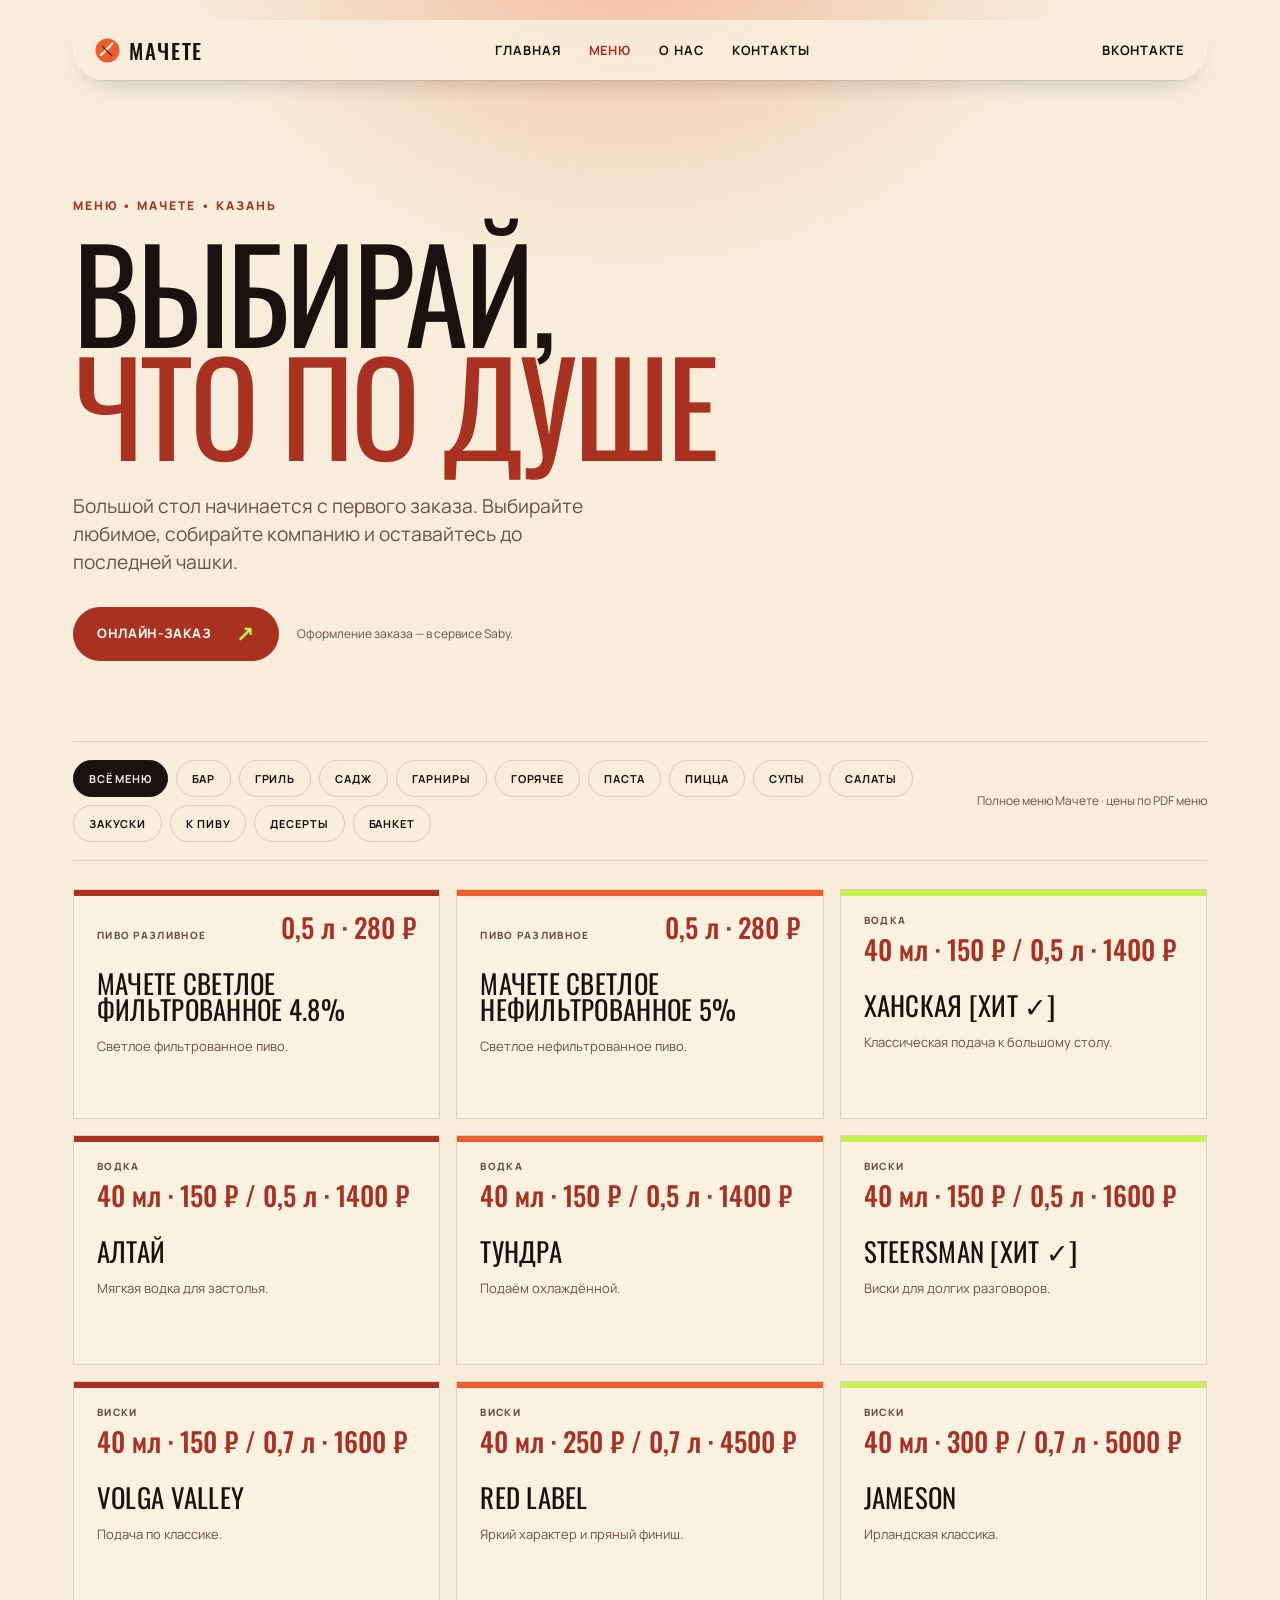
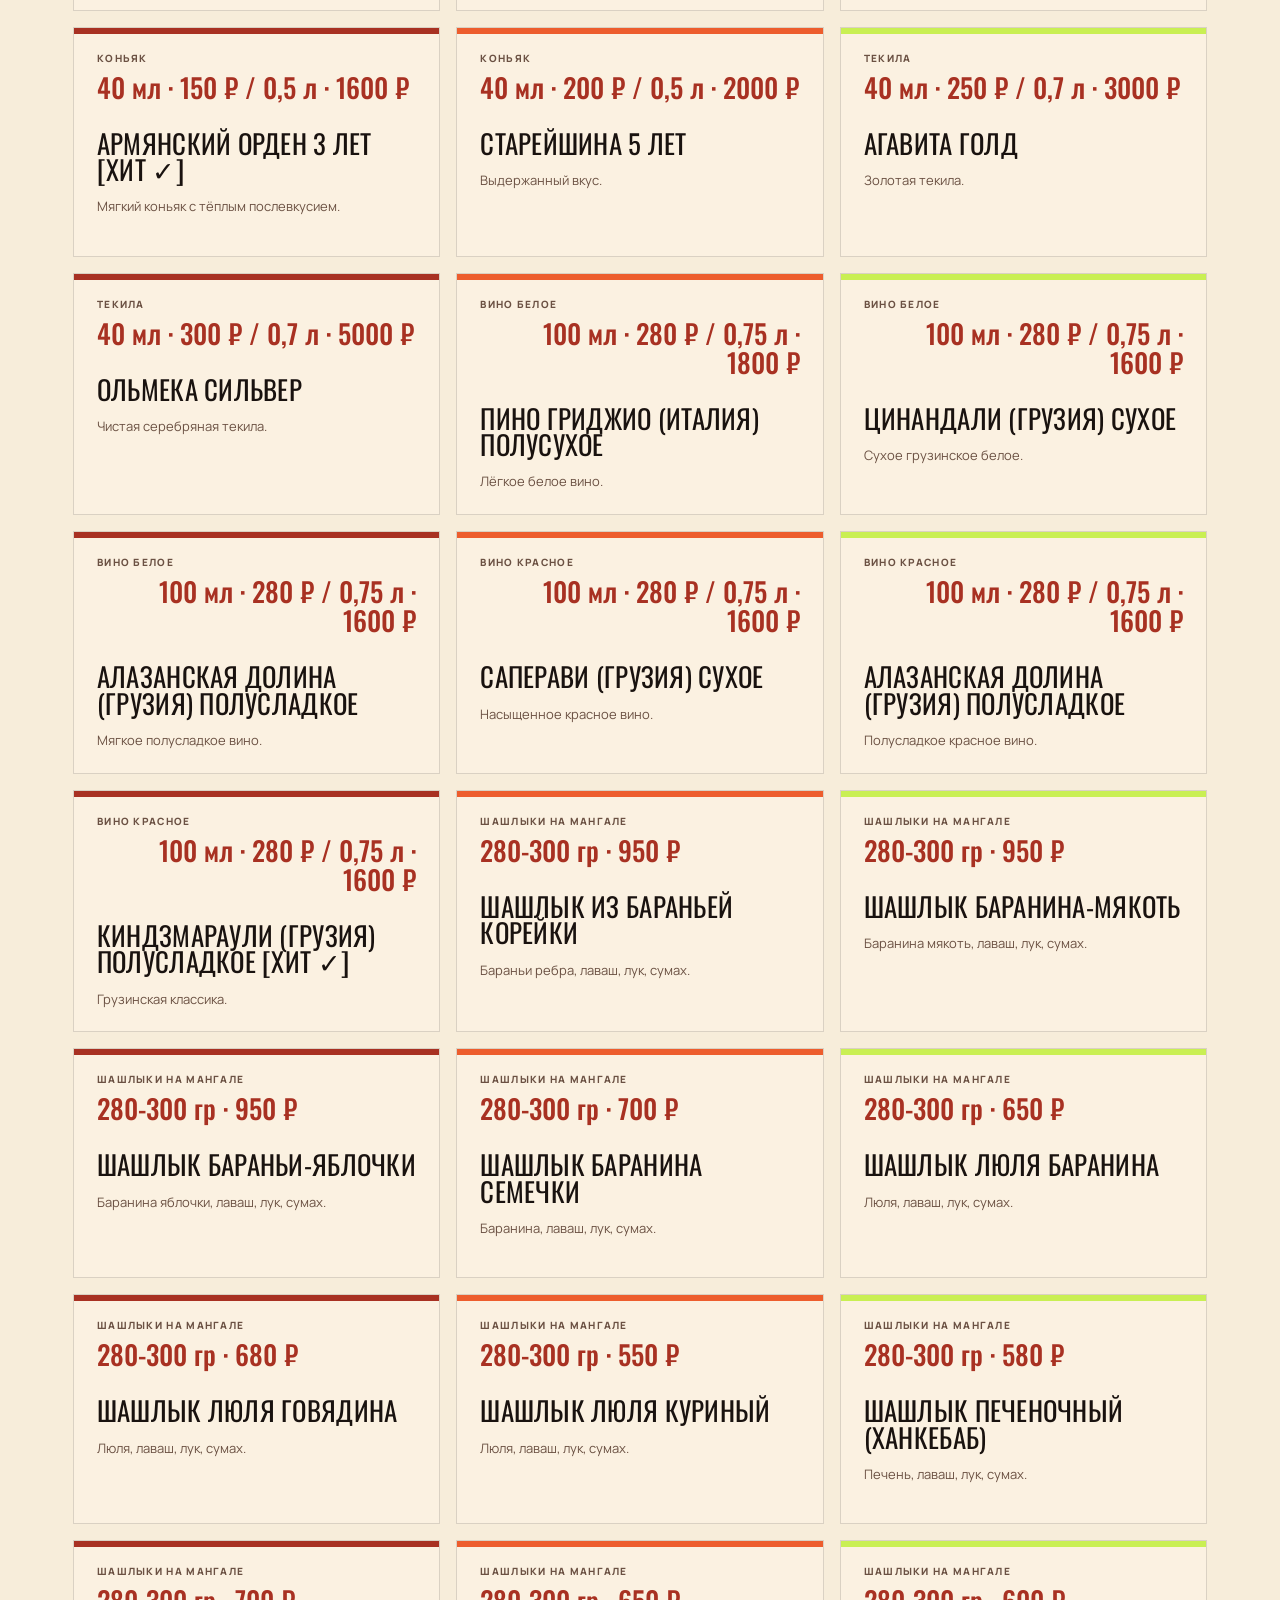
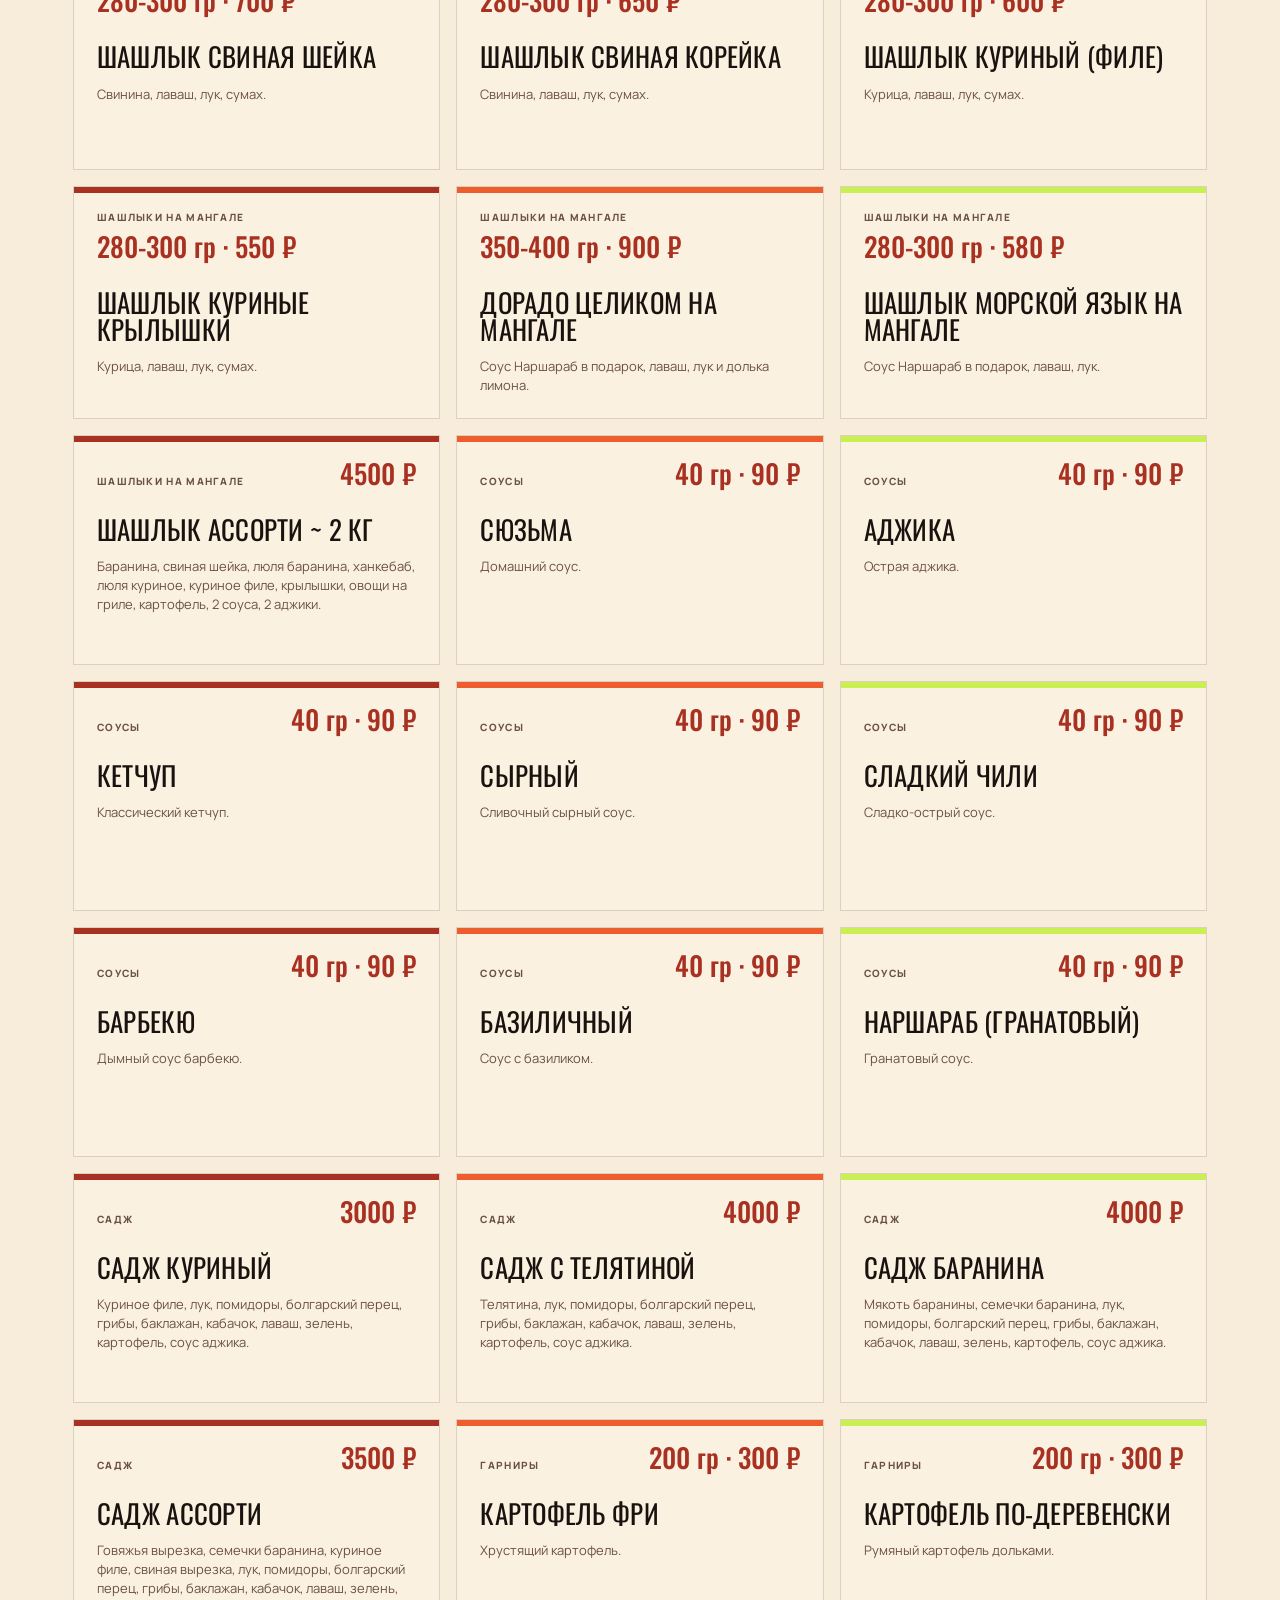
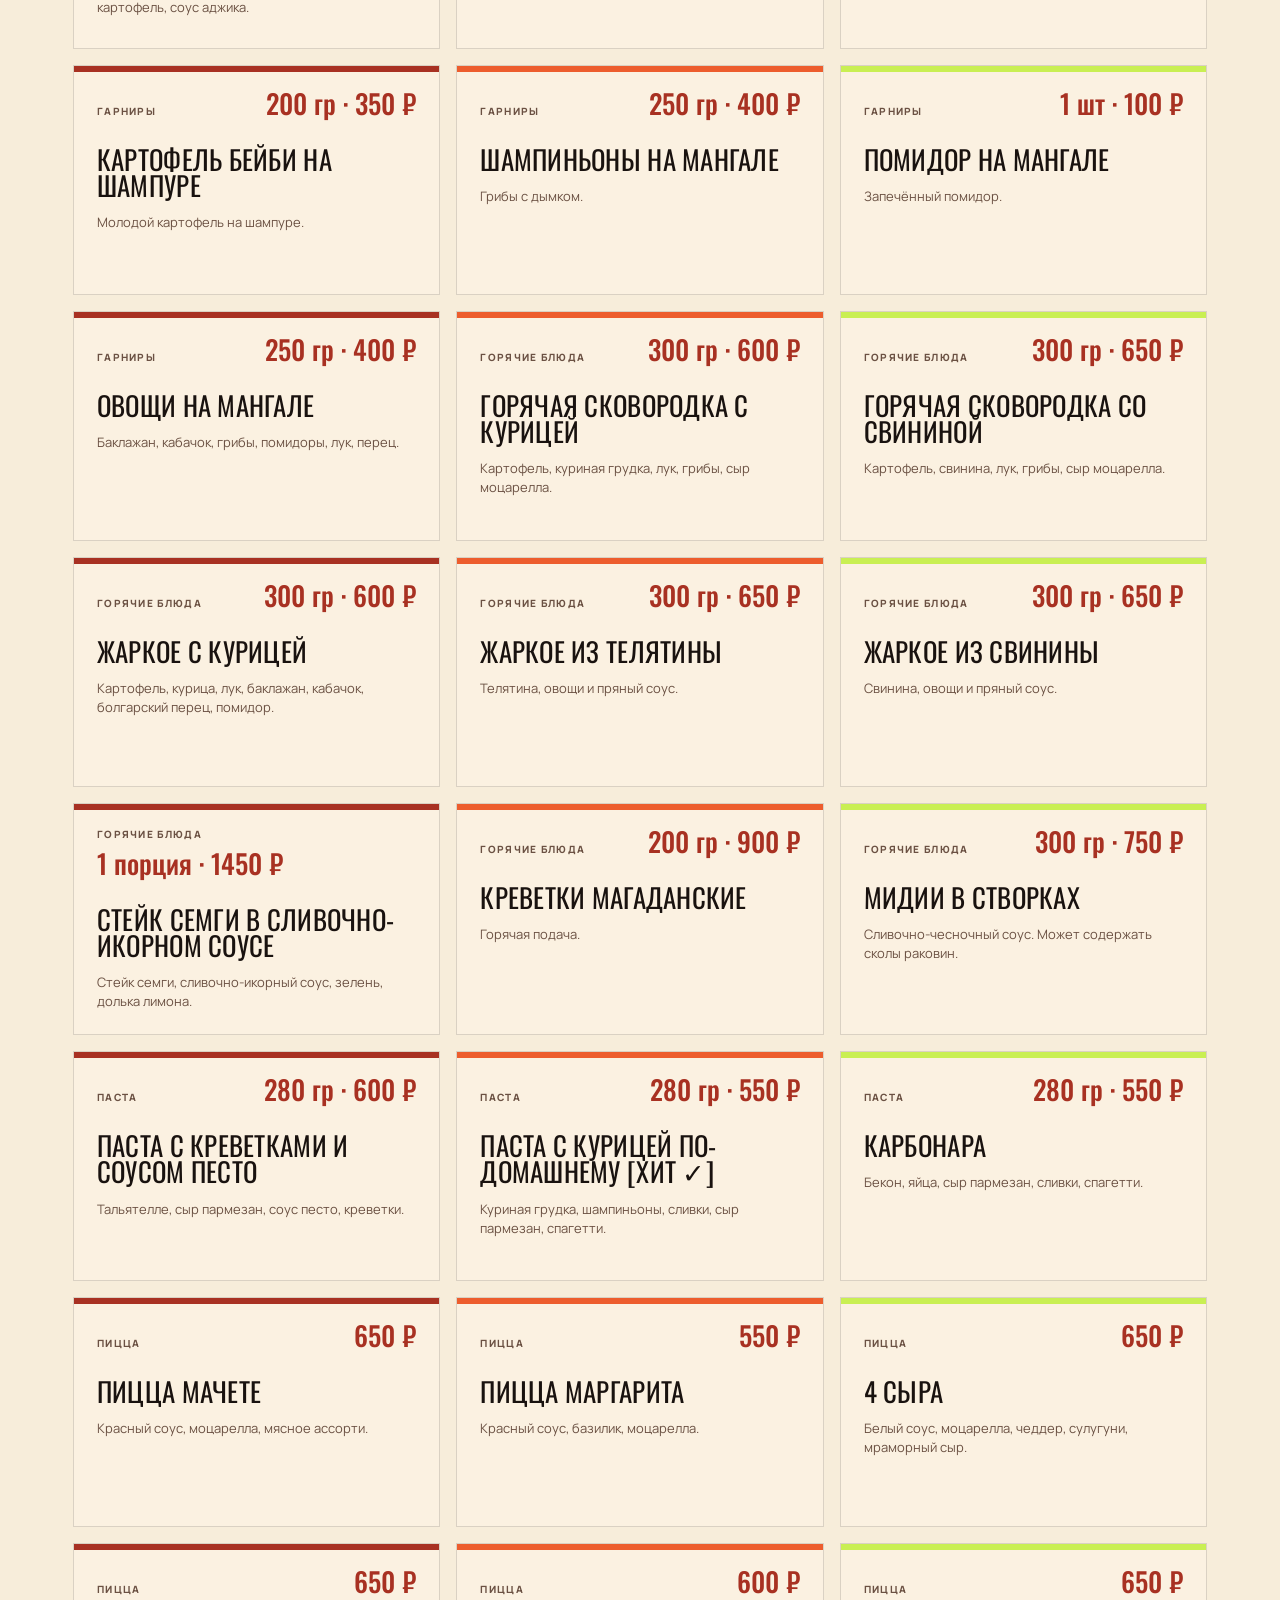
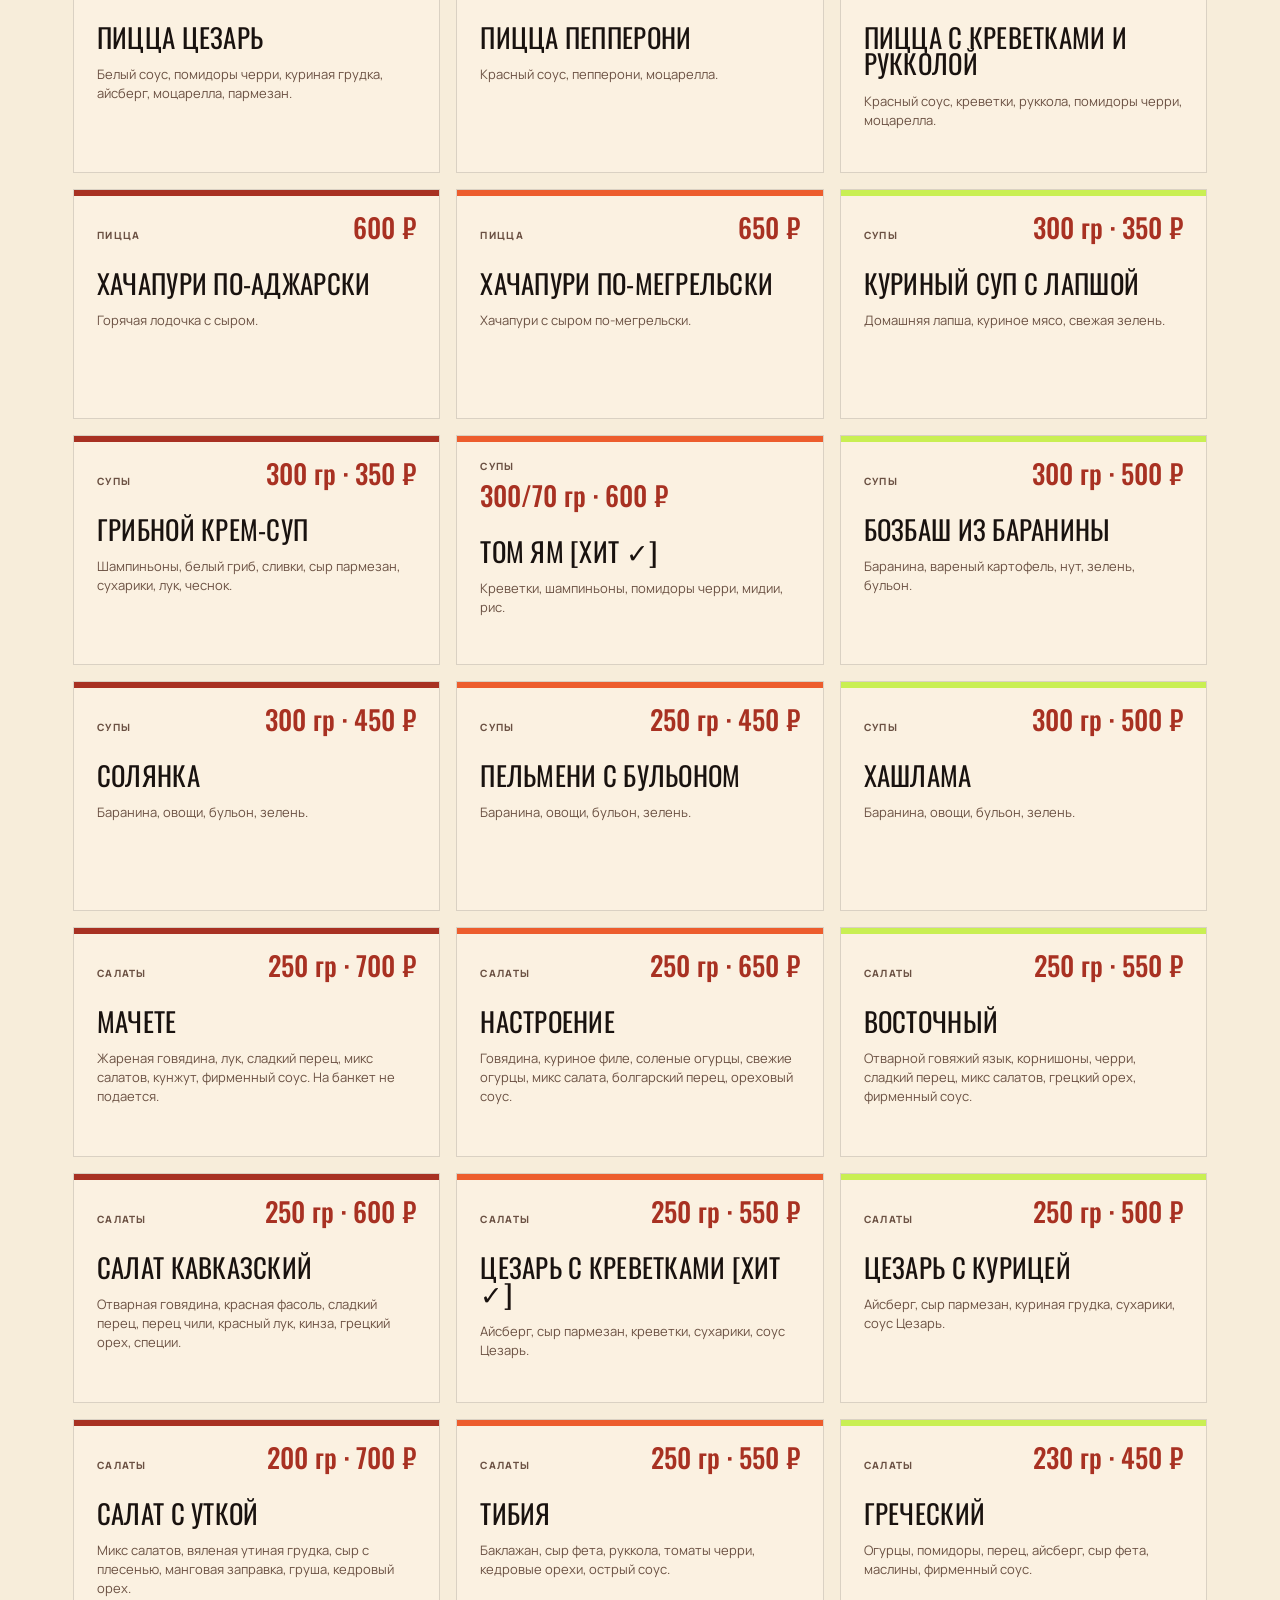
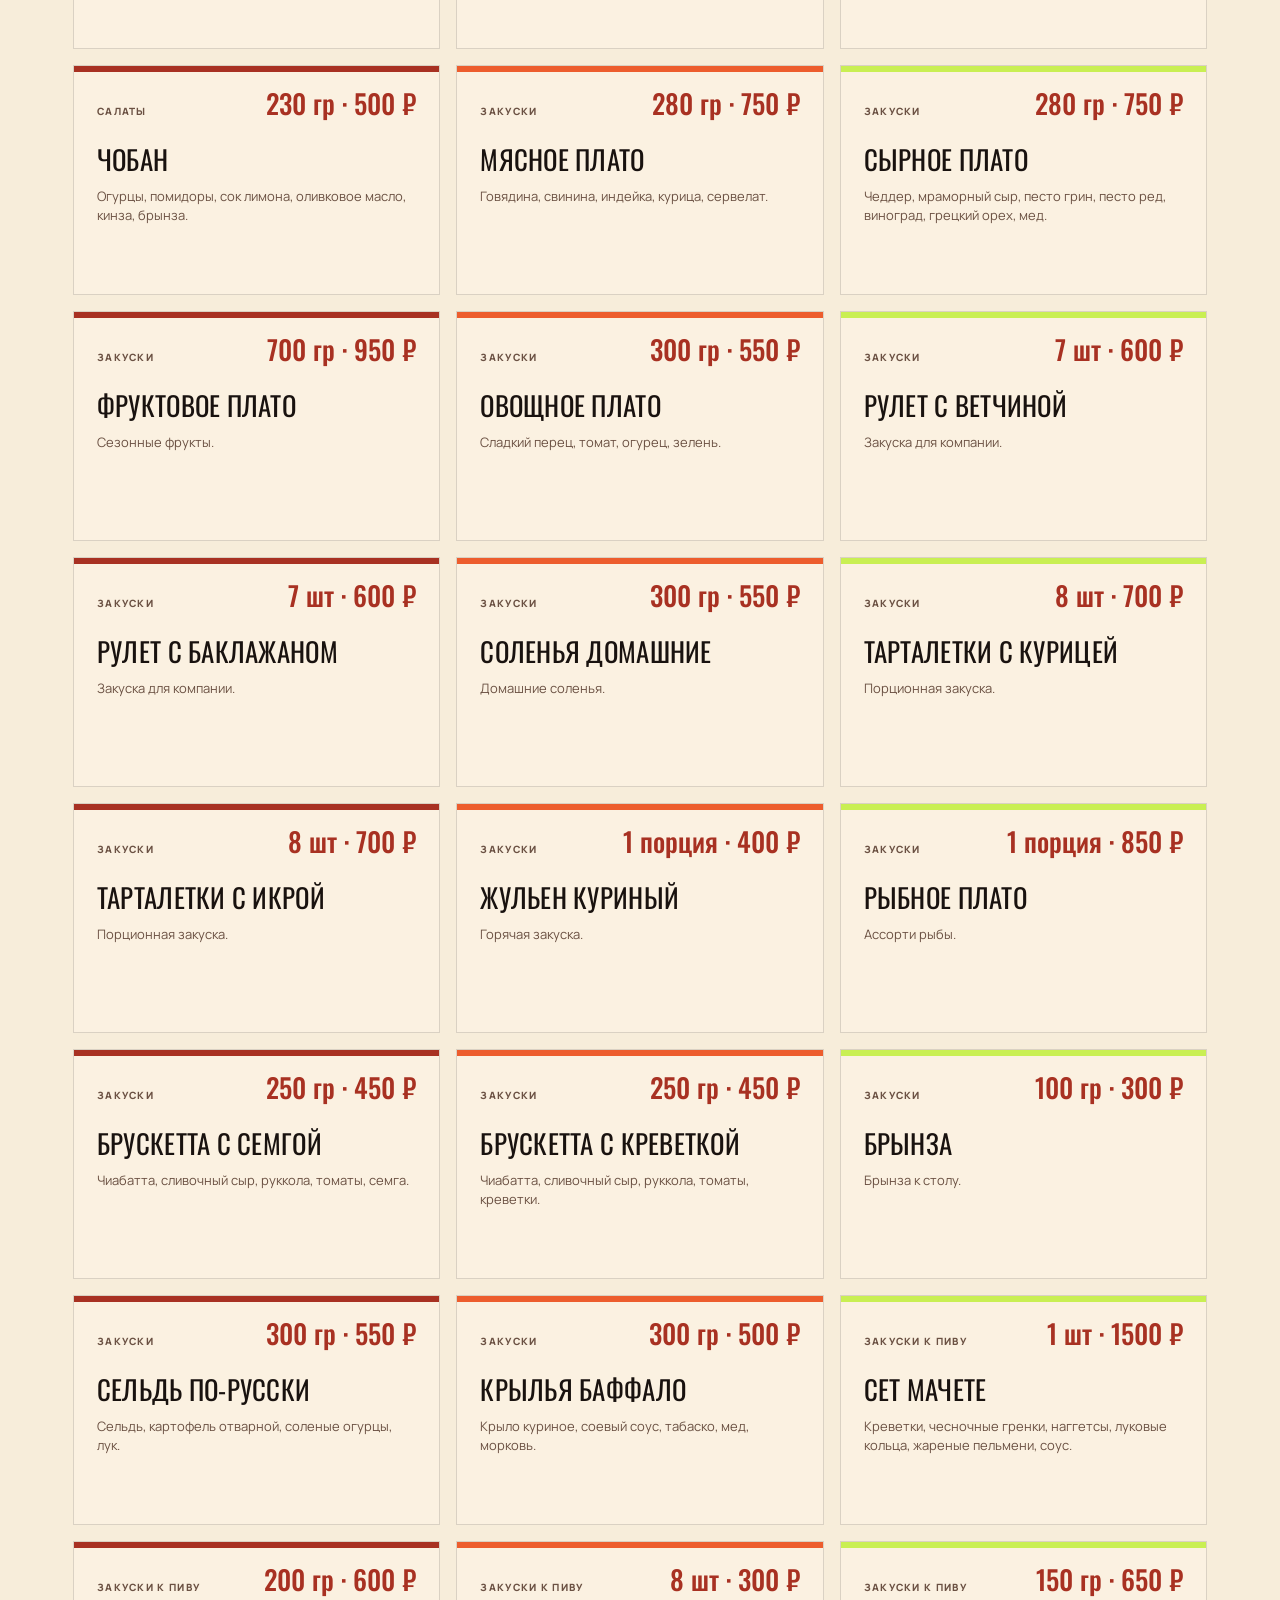
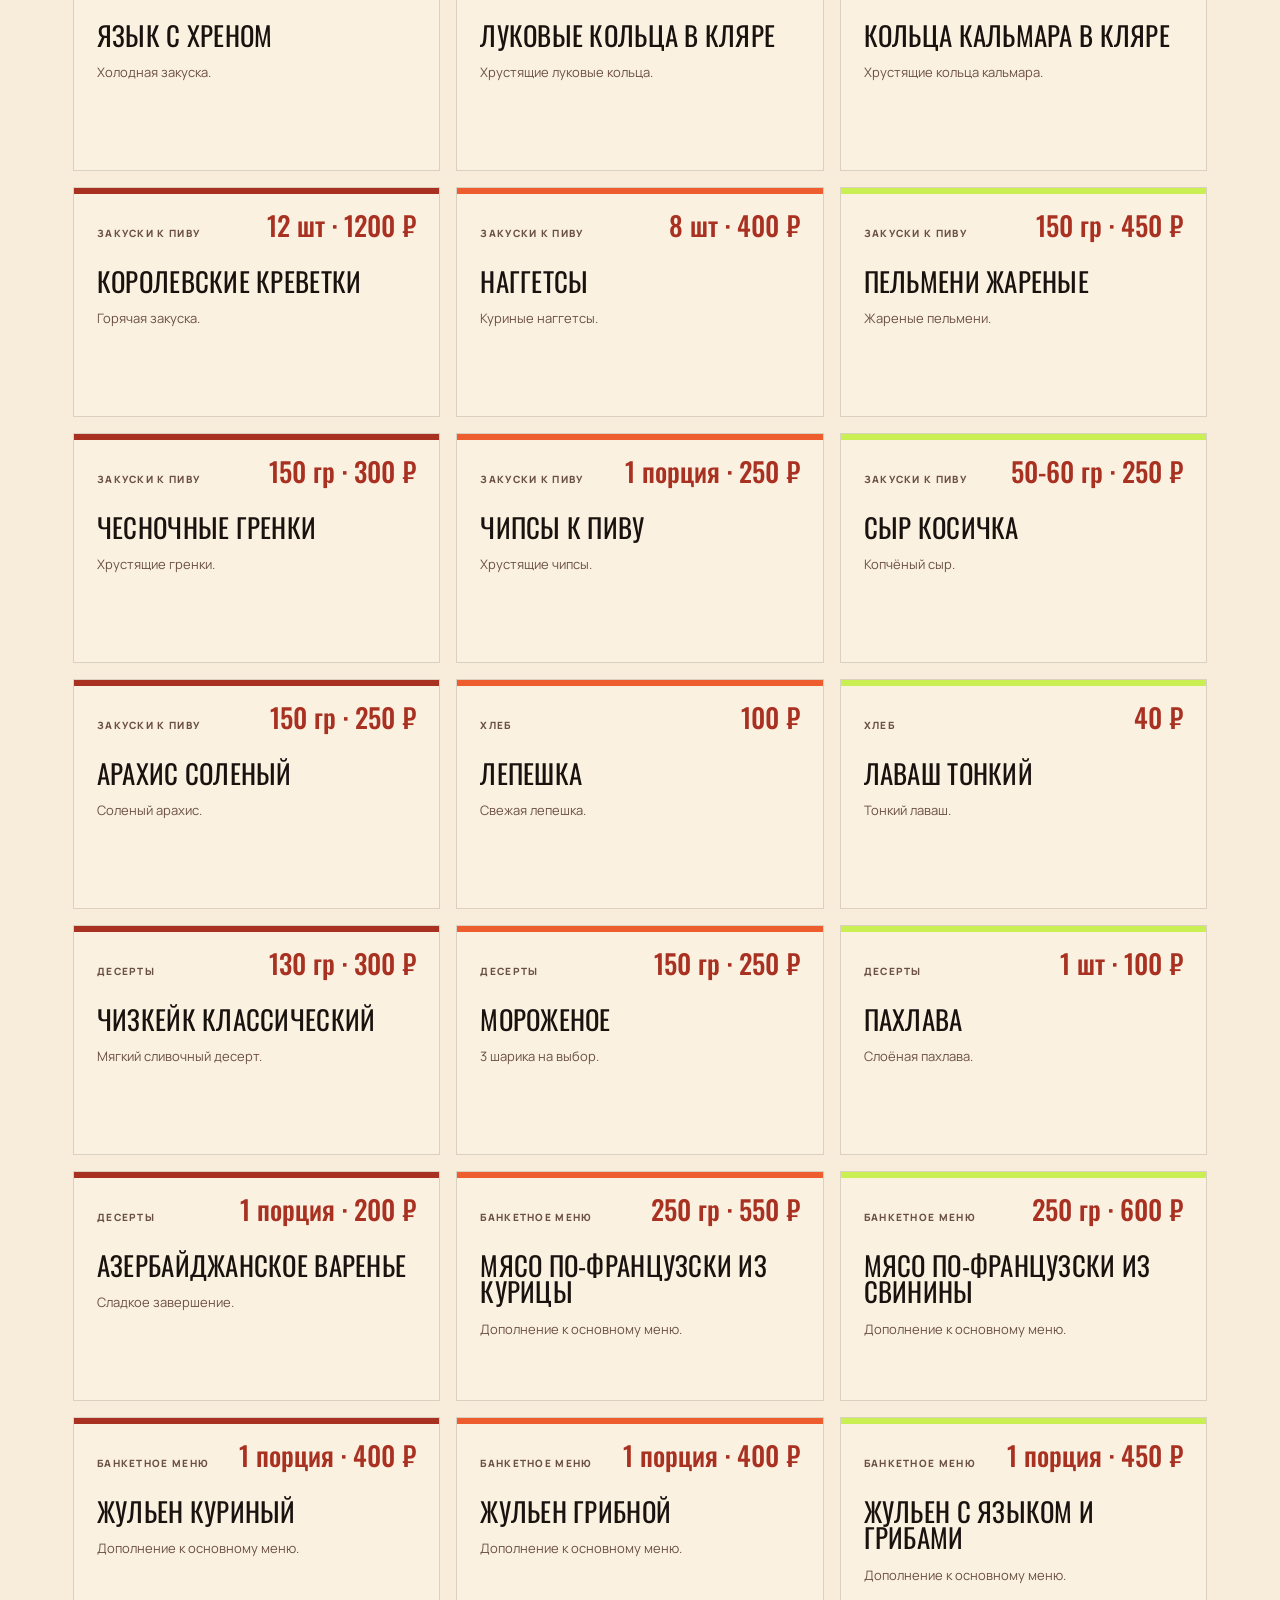
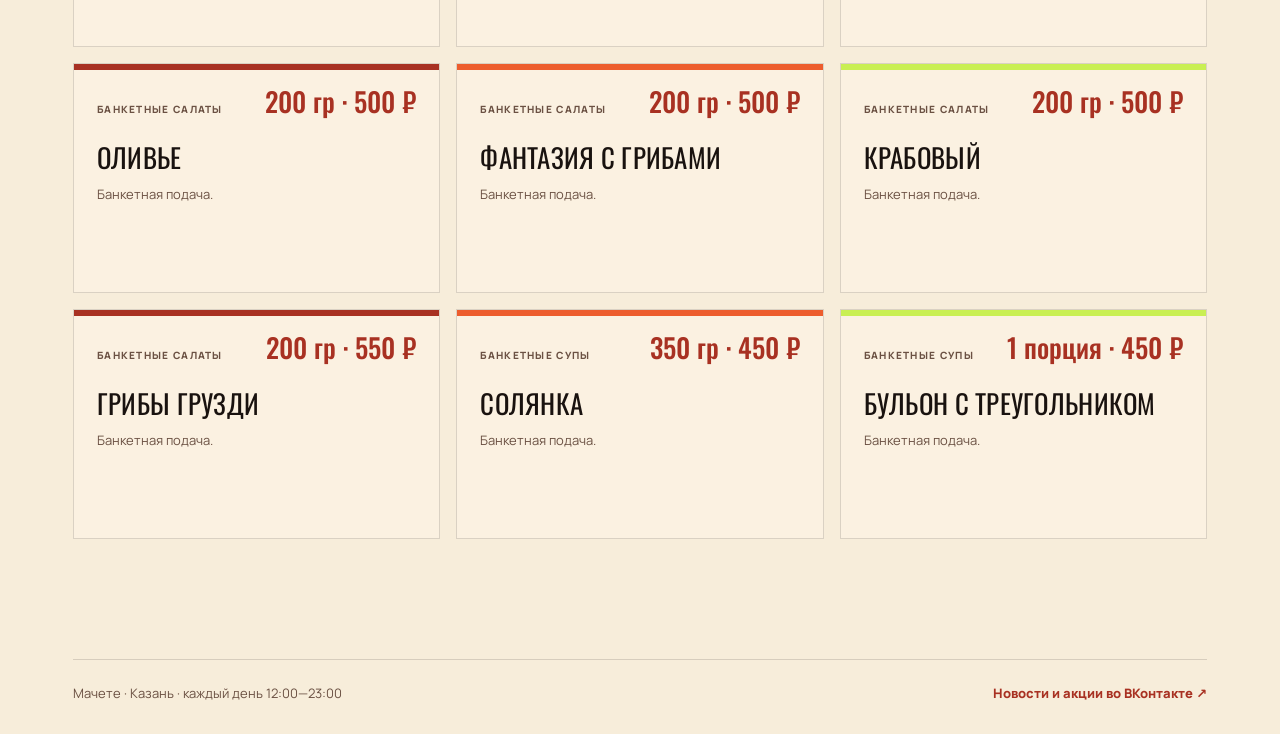
<file: menu.html>
<!doctype html>
<html lang="ru">
<head>
  <meta charset="utf-8" />
  <meta name="viewport" content="width=device-width, initial-scale=1" />
  <title>Меню — Мачете</title>
  <link rel="preconnect" href="https://fonts.googleapis.com" />
  <link rel="preconnect" href="https://fonts.gstatic.com" crossorigin />
  <link href="https://fonts.googleapis.com/css2?family=Manrope:wght@400;500;600;700;800&family=Oswald:wght@400;500;600&display=swap" rel="stylesheet" />
  <style>
    :root { --ink:#19120f; --muted:#6b5143; --paper:#f7edda; --cream:#fff7e9; --accent:#a83122; --orange:#ed5d2d; --lime:#c9ef53; --line:rgba(25,18,15,.14); --ease:cubic-bezier(.22,.7,.2,1); --gut:clamp(20px,5.7vw,82px); }
    * { box-sizing:border-box; margin:0; padding:0; }
    html { scroll-behavior:smooth; }
    body { background:var(--paper); color:var(--ink); font-family:Manrope,system-ui,sans-serif; -webkit-font-smoothing:antialiased; }
    a { color:inherit; text-decoration:none; }
    .atmo { position:fixed; inset:0; z-index:-1; overflow:hidden; pointer-events:none; background:var(--paper); }
    .atmo::before { content:""; position:absolute; width:70vw; height:48vw; max-height:560px; left:14vw; top:-24vw; border-radius:0 0 50% 50%; background:radial-gradient(ellipse at 50% 28%,rgba(237,93,45,.42),rgba(237,93,45,.14) 48%,rgba(247,237,218,0) 73%); filter:blur(20px); }
    .nav { position:sticky; z-index:10; top:20px; margin:20px var(--gut) 0; height:60px; border-radius:999px; background:rgba(247,237,218,.94); backdrop-filter:blur(14px); display:grid; grid-template-columns:auto minmax(0,1fr) auto; align-items:center; padding:0 22px; box-shadow:0 1px 0 rgba(25,18,15,.06),0 10px 30px -18px rgba(25,18,15,.45); }
    .brand { display:flex; align-items:center; gap:9px; white-space:nowrap; font:500 21px Oswald,sans-serif; letter-spacing:.08em; text-transform:uppercase; }
    .brand svg { width:25px; height:25px; flex:none; }
    .links { position:static; min-width:0; display:flex; justify-content:center; gap:clamp(14px,2.25vw,28px); font-size:clamp(11px,1vw,13px); font-weight:700; letter-spacing:.07em; text-transform:uppercase; white-space:nowrap; }
    .links a { transition:color .2s ease,opacity .2s ease; }
    .links a:hover,.links a[aria-current="page"] { color:var(--accent); }
    .nav-right { min-width:0; font-size:13px; font-weight:700; letter-spacing:.06em; text-transform:uppercase; white-space:nowrap; }
    .nav-right a:hover { color:var(--accent); }
    .mobile-menu-toggle,.mobile-menu { display:none; }
    .menu-hero { max-width:1100px; margin:clamp(80px,13vh,150px) var(--gut) 80px; }
    .eyebrow { color:var(--accent); font-size:12px; font-weight:800; letter-spacing:.17em; text-transform:uppercase; margin-bottom:20px; }
    h1 { max-width:900px; font:400 clamp(68px,10vw,150px)/.88 Oswald,sans-serif; letter-spacing:-.025em; text-transform:uppercase; }
    h1 span { color:var(--accent); }
    .intro { max-width:530px; margin-top:34px; color:var(--muted); font-size:clamp(15px,1.5vw,20px); line-height:1.45; }
    .menu-shell { margin:0 var(--gut) 120px; }
    .menu-toolbar { display:flex; align-items:center; justify-content:space-between; gap:20px; padding:18px 0; border-top:1px solid var(--line); border-bottom:1px solid var(--line); }
    .filters { display:flex; flex-wrap:wrap; gap:8px; }
    .filter { appearance:none; border:1px solid var(--line); background:transparent; color:var(--ink); border-radius:999px; padding:10px 15px; font:700 11px Manrope,sans-serif; letter-spacing:.08em; text-transform:uppercase; cursor:pointer; transition:background .25s ease,color .25s ease,border-color .25s ease; }
    .filter:hover,.filter.active { background:var(--ink); border-color:var(--ink); color:var(--paper); }
    .note { color:var(--muted); font-size:12px; white-space:nowrap; }
    .menu-grid { display:grid; grid-template-columns:repeat(3,minmax(0,1fr)); gap:16px; margin-top:28px; }
    .card { position:relative; min-height:230px; padding:23px; border:1px solid var(--line); background:rgba(255,247,233,.46); display:flex; flex-direction:column; justify-content:space-between; overflow:hidden; transition:transform .3s var(--ease),background .3s ease,box-shadow .3s ease; }
    .card::before { content:""; position:absolute; left:0; top:0; width:100%; height:6px; background:var(--accent); }
    .card:nth-child(3n+2)::before { background:var(--orange); }
    .card:nth-child(3n)::before { background:var(--lime); }
    .card:hover { transform:translateY(-5px); background:var(--cream); box-shadow:0 18px 34px -24px rgba(25,18,15,.4); }
    .card-top { display:flex; flex-wrap:wrap; align-items:baseline; justify-content:space-between; gap:8px 14px; }
    .category { flex:1 1 120px; min-width:0; color:var(--muted); font-size:10px; font-weight:800; letter-spacing:.13em; text-transform:uppercase; }
    .price { flex:0 1 auto; min-width:0; max-width:100%; color:var(--accent); font:500 clamp(22px,2.1vw,29px)/1.08 Oswald,sans-serif; text-align:right; white-space:normal; overflow-wrap:anywhere; }
    .card h2 { max-width:12em; margin-top:28px; font:400 clamp(25px,2.1vw,34px)/.98 Oswald,sans-serif; text-transform:uppercase; letter-spacing:.01em; }
    .card p { max-width:28em; margin-top:15px; color:var(--muted); font-size:13px; line-height:1.45; }
    .menu-footer { display:flex; align-items:center; justify-content:space-between; gap:30px; margin:80px var(--gut) 32px; padding-top:24px; border-top:1px solid var(--line); color:var(--muted); font-size:13px; }
    .vk-link { color:var(--accent); font-weight:800; }
    @media(max-width:900px){ .links { gap:14px; } .menu-grid { grid-template-columns:repeat(2,minmax(0,1fr)); } }
    @media(max-width:650px){ .nav { top:12px; margin-top:12px; height:54px; padding:0 16px; grid-template-columns:auto 1fr auto; } .links { display:none; } .brand { grid-column:1; } .nav-right { grid-column:3; margin-left:auto; display:flex; align-items:center; gap:9px; } .mobile-menu-toggle { display:inline-flex; align-items:center; justify-content:center; height:32px; padding:0 10px; border:1px solid rgba(25,18,15,.18); border-radius:999px; background:transparent; color:var(--ink); font:800 10px/1 "Manrope",system-ui,sans-serif; letter-spacing:.08em; text-transform:uppercase; cursor:pointer; } .mobile-menu-toggle[aria-expanded="true"] { background:var(--ink); color:var(--paper); } .mobile-menu { position:fixed; z-index:45; top:76px; left:20px; right:20px; display:none; grid-template-columns:1fr 1fr; gap:8px; padding:12px; border:1px solid rgba(25,18,15,.12); border-radius:22px; background:rgba(247,237,218,.97); box-shadow:0 18px 42px -24px rgba(25,18,15,.55); } .mobile-menu.open { display:grid; } .mobile-menu a { padding:13px 12px; border:1px solid rgba(25,18,15,.12); border-radius:14px; font:800 11px/1 "Manrope",system-ui,sans-serif; letter-spacing:.06em; text-transform:uppercase; } .mobile-menu a:last-child { grid-column:1 / -1; background:var(--accent); border-color:var(--accent); color:var(--paper); text-align:center; } .nav-right a { font-size:10px; } .menu-hero { margin-top:88px; } h1 { font-size:19vw; } .menu-toolbar { align-items:flex-start; flex-direction:column; } .note { white-space:normal; } .menu-grid { grid-template-columns:1fr; } .card { min-height:200px; } .card-top { display:block; } .price { display:block; margin-top:7px; text-align:left; font-size:clamp(24px,8vw,30px); } .menu-footer { align-items:flex-start; flex-direction:column; margin-top:56px; } }
  </style>
<link rel="stylesheet" href="order.css" />
  <script src="saby-config.js" defer></script>
  <script src="saby-order.js" defer></script>
</head>
<body>
  <div class="atmo"></div>
  <header class="nav">
    <a class="brand" href="index.html#hero"><svg viewBox="0 0 25 25" aria-hidden="true"><circle cx="12.5" cy="12.5" r="12" fill="#ed5d2d"/><path d="M6 17 17.5 5.5" stroke="#f7edda" stroke-width="2.4" stroke-linecap="round"/><path d="M7.5 8.5 16.5 17.5" stroke="#19120f" stroke-width="1.4" stroke-linecap="round" opacity=".7"/></svg><span>Мачете</span></a>
    <nav class="links" aria-label="Основная навигация"><a href="index.html#hero">Главная</a><a href="menu.html" aria-current="page">Меню</a><a href="index.html#about">О нас</a><a href="index.html#contacts">Контакты</a></nav>
    <div class="nav-right"><button class="mobile-menu-toggle" type="button" aria-expanded="false" aria-controls="mobileMenu">Меню</button><a href="https://vk.ru/cafemachete">ВКонтакте</a></div>
  </header>
  <nav class="mobile-menu" id="mobileMenu" aria-label="Мобильная навигация"><a href="index.html#hero">Главная</a><a href="menu.html">Меню</a><a href="index.html#about">О нас</a><a href="index.html#contacts">Контакты</a><a class="order-link" data-order-link href="order.html">Онлайн-заказ <span aria-hidden="true">↗</span></a><a href="https://vk.ru/cafemachete">ВКонтакте</a></nav>
  <main>
    <section class="menu-hero"><p class="eyebrow">Меню • Мачете • Казань</p><h1>Выбирай,<br><span>что по душе</span></h1><p class="intro">Большой стол начинается с первого заказа. Выбирайте любимое, собирайте компанию и оставайтесь до последней чашки.</p><div class="order-entry"><a class="order-link" data-order-link href="order.html">Онлайн-заказ <span aria-hidden="true">↗</span></a><p>Оформление заказа — в сервисе Saby.</p></div></section>
    <section class="menu-shell" id="menu"><div class="menu-toolbar"><div class="filters" role="tablist" aria-label="Категории меню"><button class="filter active" data-category="all" type="button">Всё меню</button><button class="filter" data-category="bar" type="button">Бар</button><button class="filter" data-category="grill" type="button">Гриль</button><button class="filter" data-category="saj" type="button">Садж</button><button class="filter" data-category="garnish" type="button">Гарниры</button><button class="filter" data-category="hot" type="button">Горячее</button><button class="filter" data-category="pasta" type="button">Паста</button><button class="filter" data-category="pizza" type="button">Пицца</button><button class="filter" data-category="soup" type="button">Супы</button><button class="filter" data-category="salads" type="button">Салаты</button><button class="filter" data-category="snacks" type="button">Закуски</button><button class="filter" data-category="beer" type="button">К пиву</button><button class="filter" data-category="dessert" type="button">Десерты</button><button class="filter" data-category="banquet" type="button">Банкет</button></div><p class="note">Полное меню Мачете · цены по PDF меню</p></div><div class="menu-grid" id="menuGrid"></div></section>
  </main>
  <footer class="menu-footer"><span>Мачете · Казань · каждый день 12:00—23:00</span><a class="vk-link" href="https://vk.ru/cafemachete">Новости и акции во ВКонтакте ↗</a></footer>
  <script>
    const dishes = [
      {cat:'bar',label:'Пиво разливное',name:'Мачете Светлое фильтрованное 4.8%',price:'0,5 л · 280&nbsp;₽',desc:'Светлое фильтрованное пиво.'},
      {cat:'bar',label:'Пиво разливное',name:'Мачете Светлое нефильтрованное 5%',price:'0,5 л · 280&nbsp;₽',desc:'Светлое нефильтрованное пиво.'},
      {cat:'bar',label:'Водка',name:'Ханская [ХИТ ✓]',price:'40 мл · 150&nbsp;₽ / 0,5 л · 1400&nbsp;₽',desc:'Классическая подача к большому столу.'},
      {cat:'bar',label:'Водка',name:'Алтай',price:'40 мл · 150&nbsp;₽ / 0,5 л · 1400&nbsp;₽',desc:'Мягкая водка для застолья.'},
      {cat:'bar',label:'Водка',name:'Тундра',price:'40 мл · 150&nbsp;₽ / 0,5 л · 1400&nbsp;₽',desc:'Подаём охлаждённой.'},
      {cat:'bar',label:'Виски',name:'Steersman [ХИТ ✓]',price:'40 мл · 150&nbsp;₽ / 0,5 л · 1600&nbsp;₽',desc:'Виски для долгих разговоров.'},
      {cat:'bar',label:'Виски',name:'Volga Valley',price:'40 мл · 150&nbsp;₽ / 0,7 л · 1600&nbsp;₽',desc:'Подача по классике.'},
      {cat:'bar',label:'Виски',name:'Red Label',price:'40 мл · 250&nbsp;₽ / 0,7 л · 4500&nbsp;₽',desc:'Яркий характер и пряный финиш.'},
      {cat:'bar',label:'Виски',name:'Jameson',price:'40 мл · 300&nbsp;₽ / 0,7 л · 5000&nbsp;₽',desc:'Ирландская классика.'},
      {cat:'bar',label:'Коньяк',name:'Армянский орден 3 лет [ХИТ ✓]',price:'40 мл · 150&nbsp;₽ / 0,5 л · 1600&nbsp;₽',desc:'Мягкий коньяк с тёплым послевкусием.'},
      {cat:'bar',label:'Коньяк',name:'Старейшина 5 лет',price:'40 мл · 200&nbsp;₽ / 0,5 л · 2000&nbsp;₽',desc:'Выдержанный вкус.'},
      {cat:'bar',label:'Текила',name:'Агавита Голд',price:'40 мл · 250&nbsp;₽ / 0,7 л · 3000&nbsp;₽',desc:'Золотая текила.'},
      {cat:'bar',label:'Текила',name:'Ольмека Сильвер',price:'40 мл · 300&nbsp;₽ / 0,7 л · 5000&nbsp;₽',desc:'Чистая серебряная текила.'},
      {cat:'bar',label:'Вино белое',name:'Пино Гриджио (Италия) Полусухое',price:'100 мл · 280&nbsp;₽ / 0,75 л · 1800&nbsp;₽',desc:'Лёгкое белое вино.'},
      {cat:'bar',label:'Вино белое',name:'Цинандали (Грузия) Сухое',price:'100 мл · 280&nbsp;₽ / 0,75 л · 1600&nbsp;₽',desc:'Сухое грузинское белое.'},
      {cat:'bar',label:'Вино белое',name:'Алазанская долина (Грузия) Полусладкое',price:'100 мл · 280&nbsp;₽ / 0,75 л · 1600&nbsp;₽',desc:'Мягкое полусладкое вино.'},
      {cat:'bar',label:'Вино красное',name:'Саперави (Грузия) Сухое',price:'100 мл · 280&nbsp;₽ / 0,75 л · 1600&nbsp;₽',desc:'Насыщенное красное вино.'},
      {cat:'bar',label:'Вино красное',name:'Алазанская долина (Грузия) Полусладкое',price:'100 мл · 280&nbsp;₽ / 0,75 л · 1600&nbsp;₽',desc:'Полусладкое красное вино.'},
      {cat:'bar',label:'Вино красное',name:'Киндзмараули (Грузия) Полусладкое [ХИТ ✓]',price:'100 мл · 280&nbsp;₽ / 0,75 л · 1600&nbsp;₽',desc:'Грузинская классика.'},
      {cat:'grill',label:'Шашлыки на мангале',name:'Шашлык из бараньей корейки',price:'280-300 гр · 950&nbsp;₽',desc:'Бараньи ребра, лаваш, лук, сумах.'},
      {cat:'grill',label:'Шашлыки на мангале',name:'Шашлык Баранина-мякоть',price:'280-300 гр · 950&nbsp;₽',desc:'Баранина мякоть, лаваш, лук, сумах.'},
      {cat:'grill',label:'Шашлыки на мангале',name:'Шашлык Бараньи-яблочки',price:'280-300 гр · 950&nbsp;₽',desc:'Баранина яблочки, лаваш, лук, сумах.'},
      {cat:'grill',label:'Шашлыки на мангале',name:'Шашлык Баранина семечки',price:'280-300 гр · 700&nbsp;₽',desc:'Баранина, лаваш, лук, сумах.'},
      {cat:'grill',label:'Шашлыки на мангале',name:'Шашлык Люля баранина',price:'280-300 гр · 650&nbsp;₽',desc:'Люля, лаваш, лук, сумах.'},
      {cat:'grill',label:'Шашлыки на мангале',name:'Шашлык Люля говядина',price:'280-300 гр · 680&nbsp;₽',desc:'Люля, лаваш, лук, сумах.'},
      {cat:'grill',label:'Шашлыки на мангале',name:'Шашлык Люля куриный',price:'280-300 гр · 550&nbsp;₽',desc:'Люля, лаваш, лук, сумах.'},
      {cat:'grill',label:'Шашлыки на мангале',name:'Шашлык Печеночный (ханкебаб)',price:'280-300 гр · 580&nbsp;₽',desc:'Печень, лаваш, лук, сумах.'},
      {cat:'grill',label:'Шашлыки на мангале',name:'Шашлык Свиная шейка',price:'280-300 гр · 700&nbsp;₽',desc:'Свинина, лаваш, лук, сумах.'},
      {cat:'grill',label:'Шашлыки на мангале',name:'Шашлык Свиная корейка',price:'280-300 гр · 650&nbsp;₽',desc:'Свинина, лаваш, лук, сумах.'},
      {cat:'grill',label:'Шашлыки на мангале',name:'Шашлык Куриный (филе)',price:'280-300 гр · 600&nbsp;₽',desc:'Курица, лаваш, лук, сумах.'},
      {cat:'grill',label:'Шашлыки на мангале',name:'Шашлык Куриные крылышки',price:'280-300 гр · 550&nbsp;₽',desc:'Курица, лаваш, лук, сумах.'},
      {cat:'grill',label:'Шашлыки на мангале',name:'Дорадо целиком на мангале',price:'350-400 гр · 900&nbsp;₽',desc:'Соус Наршараб в подарок, лаваш, лук и долька лимона.'},
      {cat:'grill',label:'Шашлыки на мангале',name:'Шашлык морской язык на мангале',price:'280-300 гр · 580&nbsp;₽',desc:'Соус Наршараб в подарок, лаваш, лук.'},
      {cat:'grill',label:'Шашлыки на мангале',name:'Шашлык Ассорти ~ 2 кг',price:'4500&nbsp;₽',desc:'Баранина, свиная шейка, люля баранина, ханкебаб, люля куриное, куриное филе, крылышки, овощи на гриле, картофель, 2 соуса, 2 аджики.'},
      {cat:'sauce',label:'Соусы',name:'Сюзьма',price:'40 гр · 90&nbsp;₽',desc:'Домашний соус.'},
      {cat:'sauce',label:'Соусы',name:'Аджика',price:'40 гр · 90&nbsp;₽',desc:'Острая аджика.'},
      {cat:'sauce',label:'Соусы',name:'Кетчуп',price:'40 гр · 90&nbsp;₽',desc:'Классический кетчуп.'},
      {cat:'sauce',label:'Соусы',name:'Сырный',price:'40 гр · 90&nbsp;₽',desc:'Сливочный сырный соус.'},
      {cat:'sauce',label:'Соусы',name:'Сладкий чили',price:'40 гр · 90&nbsp;₽',desc:'Сладко-острый соус.'},
      {cat:'sauce',label:'Соусы',name:'Барбекю',price:'40 гр · 90&nbsp;₽',desc:'Дымный соус барбекю.'},
      {cat:'sauce',label:'Соусы',name:'Базиличный',price:'40 гр · 90&nbsp;₽',desc:'Соус с базиликом.'},
      {cat:'sauce',label:'Соусы',name:'Наршараб (гранатовый)',price:'40 гр · 90&nbsp;₽',desc:'Гранатовый соус.'},
      {cat:'saj',label:'Садж',name:'Садж куриный',price:'3000&nbsp;₽',desc:'Куриное филе, лук, помидоры, болгарский перец, грибы, баклажан, кабачок, лаваш, зелень, картофель, соус аджика.'},
      {cat:'saj',label:'Садж',name:'Садж с телятиной',price:'4000&nbsp;₽',desc:'Телятина, лук, помидоры, болгарский перец, грибы, баклажан, кабачок, лаваш, зелень, картофель, соус аджика.'},
      {cat:'saj',label:'Садж',name:'Садж баранина',price:'4000&nbsp;₽',desc:'Мякоть баранины, семечки баранина, лук, помидоры, болгарский перец, грибы, баклажан, кабачок, лаваш, зелень, картофель, соус аджика.'},
      {cat:'saj',label:'Садж',name:'Садж ассорти',price:'3500&nbsp;₽',desc:'Говяжья вырезка, семечки баранина, куриное филе, свиная вырезка, лук, помидоры, болгарский перец, грибы, баклажан, кабачок, лаваш, зелень, картофель, соус аджика.'},
      {cat:'garnish',label:'Гарниры',name:'Картофель фри',price:'200 гр · 300&nbsp;₽',desc:'Хрустящий картофель.'},
      {cat:'garnish',label:'Гарниры',name:'Картофель по-деревенски',price:'200 гр · 300&nbsp;₽',desc:'Румяный картофель дольками.'},
      {cat:'garnish',label:'Гарниры',name:'Картофель бейби на шампуре',price:'200 гр · 350&nbsp;₽',desc:'Молодой картофель на шампуре.'},
      {cat:'garnish',label:'Гарниры',name:'Шампиньоны на мангале',price:'250 гр · 400&nbsp;₽',desc:'Грибы с дымком.'},
      {cat:'garnish',label:'Гарниры',name:'Помидор на мангале',price:'1 шт · 100&nbsp;₽',desc:'Запечённый помидор.'},
      {cat:'garnish',label:'Гарниры',name:'Овощи на мангале',price:'250 гр · 400&nbsp;₽',desc:'Баклажан, кабачок, грибы, помидоры, лук, перец.'},
      {cat:'hot',label:'Горячие блюда',name:'Горячая сковородка с курицей',price:'300 гр · 600&nbsp;₽',desc:'Картофель, куриная грудка, лук, грибы, сыр моцарелла.'},
      {cat:'hot',label:'Горячие блюда',name:'Горячая сковородка со свининой',price:'300 гр · 650&nbsp;₽',desc:'Картофель, свинина, лук, грибы, сыр моцарелла.'},
      {cat:'hot',label:'Горячие блюда',name:'Жаркое с курицей',price:'300 гр · 600&nbsp;₽',desc:'Картофель, курица, лук, баклажан, кабачок, болгарский перец, помидор.'},
      {cat:'hot',label:'Горячие блюда',name:'Жаркое из телятины',price:'300 гр · 650&nbsp;₽',desc:'Телятина, овощи и пряный соус.'},
      {cat:'hot',label:'Горячие блюда',name:'Жаркое из свинины',price:'300 гр · 650&nbsp;₽',desc:'Свинина, овощи и пряный соус.'},
      {cat:'hot',label:'Горячие блюда',name:'Стейк семги в сливочно-икорном соусе',price:'1 порция · 1450&nbsp;₽',desc:'Стейк семги, сливочно-икорный соус, зелень, долька лимона.'},
      {cat:'hot',label:'Горячие блюда',name:'Креветки магаданские',price:'200 гр · 900&nbsp;₽',desc:'Горячая подача.'},
      {cat:'hot',label:'Горячие блюда',name:'Мидии в створках',price:'300 гр · 750&nbsp;₽',desc:'Сливочно-чесночный соус. Может содержать сколы раковин.'},
      {cat:'pasta',label:'Паста',name:'Паста с креветками и соусом песто',price:'280 гр · 600&nbsp;₽',desc:'Тальятелле, сыр пармезан, соус песто, креветки.'},
      {cat:'pasta',label:'Паста',name:'Паста с курицей по-домашнему [ХИТ ✓]',price:'280 гр · 550&nbsp;₽',desc:'Куриная грудка, шампиньоны, сливки, сыр пармезан, спагетти.'},
      {cat:'pasta',label:'Паста',name:'Карбонара',price:'280 гр · 550&nbsp;₽',desc:'Бекон, яйца, сыр пармезан, сливки, спагетти.'},
      {cat:'pizza',label:'Пицца',name:'Пицца Мачете',price:'650&nbsp;₽',desc:'Красный соус, моцарелла, мясное ассорти.'},
      {cat:'pizza',label:'Пицца',name:'Пицца Маргарита',price:'550&nbsp;₽',desc:'Красный соус, базилик, моцарелла.'},
      {cat:'pizza',label:'Пицца',name:'4 сыра',price:'650&nbsp;₽',desc:'Белый соус, моцарелла, чеддер, сулугуни, мраморный сыр.'},
      {cat:'pizza',label:'Пицца',name:'Пицца Цезарь',price:'650&nbsp;₽',desc:'Белый соус, помидоры черри, куриная грудка, айсберг, моцарелла, пармезан.'},
      {cat:'pizza',label:'Пицца',name:'Пицца Пепперони',price:'600&nbsp;₽',desc:'Красный соус, пепперони, моцарелла.'},
      {cat:'pizza',label:'Пицца',name:'Пицца с креветками и рукколой',price:'650&nbsp;₽',desc:'Красный соус, креветки, руккола, помидоры черри, моцарелла.'},
      {cat:'pizza',label:'Пицца',name:'Хачапури по-аджарски',price:'600&nbsp;₽',desc:'Горячая лодочка с сыром.'},
      {cat:'pizza',label:'Пицца',name:'Хачапури по-Мегрельски',price:'650&nbsp;₽',desc:'Хачапури с сыром по-мегрельски.'},
      {cat:'soup',label:'Супы',name:'Куриный суп с лапшой',price:'300 гр · 350&nbsp;₽',desc:'Домашняя лапша, куриное мясо, свежая зелень.'},
      {cat:'soup',label:'Супы',name:'Грибной крем-суп',price:'300 гр · 350&nbsp;₽',desc:'Шампиньоны, белый гриб, сливки, сыр пармезан, сухарики, лук, чеснок.'},
      {cat:'soup',label:'Супы',name:'Том ям [ХИТ ✓]',price:'300/70 гр · 600&nbsp;₽',desc:'Креветки, шампиньоны, помидоры черри, мидии, рис.'},
      {cat:'soup',label:'Супы',name:'Бозбаш из баранины',price:'300 гр · 500&nbsp;₽',desc:'Баранина, вареный картофель, нут, зелень, бульон.'},
      {cat:'soup',label:'Супы',name:'Солянка',price:'300 гр · 450&nbsp;₽',desc:'Баранина, овощи, бульон, зелень.'},
      {cat:'soup',label:'Супы',name:'Пельмени с бульоном',price:'250 гр · 450&nbsp;₽',desc:'Баранина, овощи, бульон, зелень.'},
      {cat:'soup',label:'Супы',name:'Хашлама',price:'300 гр · 500&nbsp;₽',desc:'Баранина, овощи, бульон, зелень.'},
      {cat:'salads',label:'Салаты',name:'Мачете',price:'250 гр · 700&nbsp;₽',desc:'Жареная говядина, лук, сладкий перец, микс салатов, кунжут, фирменный соус. На банкет не подается.'},
      {cat:'salads',label:'Салаты',name:'Настроение',price:'250 гр · 650&nbsp;₽',desc:'Говядина, куриное филе, соленые огурцы, свежие огурцы, микс салата, болгарский перец, ореховый соус.'},
      {cat:'salads',label:'Салаты',name:'Восточный',price:'250 гр · 550&nbsp;₽',desc:'Отварной говяжий язык, корнишоны, черри, сладкий перец, микс салатов, грецкий орех, фирменный соус.'},
      {cat:'salads',label:'Салаты',name:'Салат Кавказский',price:'250 гр · 600&nbsp;₽',desc:'Отварная говядина, красная фасоль, сладкий перец, перец чили, красный лук, кинза, грецкий орех, специи.'},
      {cat:'salads',label:'Салаты',name:'Цезарь с креветками [ХИТ ✓]',price:'250 гр · 550&nbsp;₽',desc:'Айсберг, сыр пармезан, креветки, сухарики, соус Цезарь.'},
      {cat:'salads',label:'Салаты',name:'Цезарь с курицей',price:'250 гр · 500&nbsp;₽',desc:'Айсберг, сыр пармезан, куриная грудка, сухарики, соус Цезарь.'},
      {cat:'salads',label:'Салаты',name:'Салат с уткой',price:'200 гр · 700&nbsp;₽',desc:'Микс салатов, вяленая утиная грудка, сыр с плесенью, манговая заправка, груша, кедровый орех.'},
      {cat:'salads',label:'Салаты',name:'Тибия',price:'250 гр · 550&nbsp;₽',desc:'Баклажан, сыр фета, руккола, томаты черри, кедровые орехи, острый соус.'},
      {cat:'salads',label:'Салаты',name:'Греческий',price:'230 гр · 450&nbsp;₽',desc:'Огурцы, помидоры, перец, айсберг, сыр фета, маслины, фирменный соус.'},
      {cat:'salads',label:'Салаты',name:'Чобан',price:'230 гр · 500&nbsp;₽',desc:'Огурцы, помидоры, сок лимона, оливковое масло, кинза, брынза.'},
      {cat:'snacks',label:'Закуски',name:'Мясное плато',price:'280 гр · 750&nbsp;₽',desc:'Говядина, свинина, индейка, курица, сервелат.'},
      {cat:'snacks',label:'Закуски',name:'Сырное плато',price:'280 гр · 750&nbsp;₽',desc:'Чеддер, мраморный сыр, песто грин, песто ред, виноград, грецкий орех, мед.'},
      {cat:'snacks',label:'Закуски',name:'Фруктовое плато',price:'700 гр · 950&nbsp;₽',desc:'Сезонные фрукты.'},
      {cat:'snacks',label:'Закуски',name:'Овощное плато',price:'300 гр · 550&nbsp;₽',desc:'Сладкий перец, томат, огурец, зелень.'},
      {cat:'snacks',label:'Закуски',name:'Рулет с ветчиной',price:'7 шт · 600&nbsp;₽',desc:'Закуска для компании.'},
      {cat:'snacks',label:'Закуски',name:'Рулет с баклажаном',price:'7 шт · 600&nbsp;₽',desc:'Закуска для компании.'},
      {cat:'snacks',label:'Закуски',name:'Соленья домашние',price:'300 гр · 550&nbsp;₽',desc:'Домашние соленья.'},
      {cat:'snacks',label:'Закуски',name:'Тарталетки с курицей',price:'8 шт · 700&nbsp;₽',desc:'Порционная закуска.'},
      {cat:'snacks',label:'Закуски',name:'Тарталетки с икрой',price:'8 шт · 700&nbsp;₽',desc:'Порционная закуска.'},
      {cat:'snacks',label:'Закуски',name:'Жульен куриный',price:'1 порция · 400&nbsp;₽',desc:'Горячая закуска.'},
      {cat:'snacks',label:'Закуски',name:'Рыбное плато',price:'1 порция · 850&nbsp;₽',desc:'Ассорти рыбы.'},
      {cat:'snacks',label:'Закуски',name:'Брускетта с семгой',price:'250 гр · 450&nbsp;₽',desc:'Чиабатта, сливочный сыр, руккола, томаты, семга.'},
      {cat:'snacks',label:'Закуски',name:'Брускетта с креветкой',price:'250 гр · 450&nbsp;₽',desc:'Чиабатта, сливочный сыр, руккола, томаты, креветки.'},
      {cat:'snacks',label:'Закуски',name:'Брынза',price:'100 гр · 300&nbsp;₽',desc:'Брынза к столу.'},
      {cat:'snacks',label:'Закуски',name:'Сельдь по-Русски',price:'300 гр · 550&nbsp;₽',desc:'Сельдь, картофель отварной, соленые огурцы, лук.'},
      {cat:'snacks',label:'Закуски',name:'Крылья Баффало',price:'300 гр · 500&nbsp;₽',desc:'Крыло куриное, соевый соус, табаско, мед, морковь.'},
      {cat:'beer',label:'Закуски к пиву',name:'Сет Мачете',price:'1 шт · 1500&nbsp;₽',desc:'Креветки, чесночные гренки, наггетсы, луковые кольца, жареные пельмени, соус.'},
      {cat:'beer',label:'Закуски к пиву',name:'Язык с хреном',price:'200 гр · 600&nbsp;₽',desc:'Холодная закуска.'},
      {cat:'beer',label:'Закуски к пиву',name:'Луковые кольца в кляре',price:'8 шт · 300&nbsp;₽',desc:'Хрустящие луковые кольца.'},
      {cat:'beer',label:'Закуски к пиву',name:'Кольца кальмара в кляре',price:'150 гр · 650&nbsp;₽',desc:'Хрустящие кольца кальмара.'},
      {cat:'beer',label:'Закуски к пиву',name:'Королевские креветки',price:'12 шт · 1200&nbsp;₽',desc:'Горячая закуска.'},
      {cat:'beer',label:'Закуски к пиву',name:'Наггетсы',price:'8 шт · 400&nbsp;₽',desc:'Куриные наггетсы.'},
      {cat:'beer',label:'Закуски к пиву',name:'Пельмени жареные',price:'150 гр · 450&nbsp;₽',desc:'Жареные пельмени.'},
      {cat:'beer',label:'Закуски к пиву',name:'Чесночные гренки',price:'150 гр · 300&nbsp;₽',desc:'Хрустящие гренки.'},
      {cat:'beer',label:'Закуски к пиву',name:'Чипсы к пиву',price:'1 порция · 250&nbsp;₽',desc:'Хрустящие чипсы.'},
      {cat:'beer',label:'Закуски к пиву',name:'Сыр косичка',price:'50-60 гр · 250&nbsp;₽',desc:'Копчёный сыр.'},
      {cat:'beer',label:'Закуски к пиву',name:'Арахис соленый',price:'150 гр · 250&nbsp;₽',desc:'Соленый арахис.'},
      {cat:'dessert',label:'Хлеб',name:'Лепешка',price:'100&nbsp;₽',desc:'Свежая лепешка.'},
      {cat:'dessert',label:'Хлеб',name:'Лаваш тонкий',price:'40&nbsp;₽',desc:'Тонкий лаваш.'},
      {cat:'dessert',label:'Десерты',name:'Чизкейк классический',price:'130 гр · 300&nbsp;₽',desc:'Мягкий сливочный десерт.'},
      {cat:'dessert',label:'Десерты',name:'Мороженое',price:'150 гр · 250&nbsp;₽',desc:'3 шарика на выбор.'},
      {cat:'dessert',label:'Десерты',name:'Пахлава',price:'1 шт · 100&nbsp;₽',desc:'Слоёная пахлава.'},
      {cat:'dessert',label:'Десерты',name:'Азербайджанское варенье',price:'1 порция · 200&nbsp;₽',desc:'Сладкое завершение.'},
      {cat:'banquet',label:'Банкетное меню',name:'Мясо по-французски из курицы',price:'250 гр · 550&nbsp;₽',desc:'Дополнение к основному меню.'},
      {cat:'banquet',label:'Банкетное меню',name:'Мясо по-французски из свинины',price:'250 гр · 600&nbsp;₽',desc:'Дополнение к основному меню.'},
      {cat:'banquet',label:'Банкетное меню',name:'Жульен куриный',price:'1 порция · 400&nbsp;₽',desc:'Дополнение к основному меню.'},
      {cat:'banquet',label:'Банкетное меню',name:'Жульен грибной',price:'1 порция · 400&nbsp;₽',desc:'Дополнение к основному меню.'},
      {cat:'banquet',label:'Банкетное меню',name:'Жульен с языком и грибами',price:'1 порция · 450&nbsp;₽',desc:'Дополнение к основному меню.'},
      {cat:'banquet',label:'Банкетные салаты',name:'Оливье',price:'200 гр · 500&nbsp;₽',desc:'Банкетная подача.'},
      {cat:'banquet',label:'Банкетные салаты',name:'Фантазия с грибами',price:'200 гр · 500&nbsp;₽',desc:'Банкетная подача.'},
      {cat:'banquet',label:'Банкетные салаты',name:'Крабовый',price:'200 гр · 500&nbsp;₽',desc:'Банкетная подача.'},
      {cat:'banquet',label:'Банкетные салаты',name:'Грибы грузди',price:'200 гр · 550&nbsp;₽',desc:'Банкетная подача.'},
      {cat:'banquet',label:'Банкетные супы',name:'Солянка',price:'350 гр · 450&nbsp;₽',desc:'Банкетная подача.'},
      {cat:'banquet',label:'Банкетные супы',name:'Бульон с треугольником',price:'1 порция · 450&nbsp;₽',desc:'Банкетная подача.'}
    ];
    const grid=document.querySelector('#menuGrid'), buttons=[...document.querySelectorAll('.filter')], mobileToggle=document.querySelector('.mobile-menu-toggle'), mobileMenu=document.querySelector('#mobileMenu');
    mobileToggle?.addEventListener('click',()=>{const open=mobileToggle.getAttribute('aria-expanded')==='true';mobileToggle.setAttribute('aria-expanded',String(!open));mobileMenu?.classList.toggle('open',!open)});
    mobileMenu?.querySelectorAll('a').forEach(link=>link.addEventListener('click',()=>{mobileToggle?.setAttribute('aria-expanded','false');mobileMenu?.classList.remove('open')}));
    function render(category='all'){grid.innerHTML=dishes.filter(item=>category==='all'||item.cat===category).map(item=>`<article class="card"><div><div class="card-top"><span class="category">${item.label}</span><span class="price">${item.price}</span></div><h2>${item.name}</h2><p>${item.desc}</p></div></article>`).join('');}
    buttons.forEach(button=>button.addEventListener('click',()=>{buttons.forEach(item=>item.classList.remove('active'));button.classList.add('active');render(button.dataset.category)}));
    render();
  </script>
<div class="order-dock"><a class="order-link" data-order-link href="order.html">Онлайн-заказ <span aria-hidden="true">↗</span></a></div>
</body>
</html>
</file>
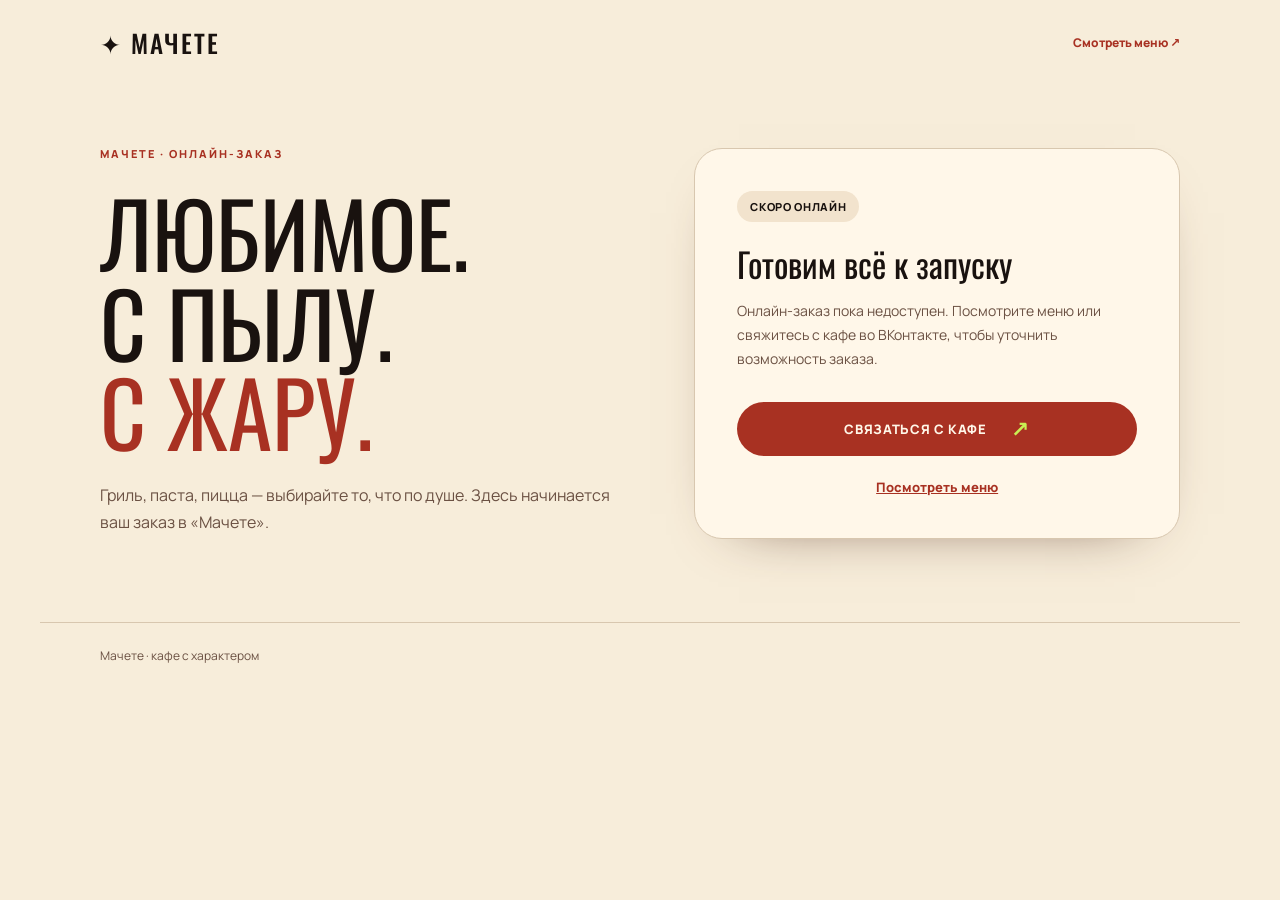
<file: order.html>
<!doctype html>
<html lang="ru">
<head>
  <meta charset="utf-8" />
  <meta name="viewport" content="width=device-width, initial-scale=1" />
  <title>Онлайн-заказ — Мачете</title>
  <link rel="preconnect" href="https://fonts.googleapis.com" />
  <link rel="preconnect" href="https://fonts.gstatic.com" crossorigin />
  <link href="https://fonts.googleapis.com/css2?family=Manrope:wght@400;500;600;700;800&family=Oswald:wght@400;500;600&display=swap" rel="stylesheet" />
  <link rel="stylesheet" href="order.css" />
  <script src="saby-config.js" defer></script>
  <script src="saby-order.js" defer></script>
</head>
<body class="order-page">
  <header class="order-header"><a class="order-brand" href="index.html">✦ Мачете</a><a class="order-back" href="menu.html">Смотреть меню ↗</a></header>
  <main class="order-main">
    <section><p class="order-eyebrow">Мачете · Онлайн-заказ</p><h1 class="order-title">Любимое.<br>С пылу.<br><span>С жару.</span></h1><p class="order-description">Гриль, паста, пицца — выбирайте то, что по душе. Здесь начинается ваш заказ в «Мачете».</p></section>
    <section class="order-panel" data-order-pending>
      <span class="order-status">Скоро онлайн</span><h2>Готовим всё к запуску</h2>
      <p>Онлайн-заказ пока недоступен. Посмотрите меню или свяжитесь с кафе во ВКонтакте, чтобы уточнить возможность заказа.</p>
      <a class="order-link" href="https://vk.ru/cafemachete">Связаться с кафе <span aria-hidden="true">↗</span></a>
      <a class="order-text-link" href="menu.html">Посмотреть меню</a>
    </section>
    <section class="order-panel" data-order-ready hidden>
      <span class="order-status ready">Заказ через Saby</span><h2>Соберите свой заказ</h2>
      <p>В Saby можно выбрать блюда и оформить заказ. Доступные способы получения, итоговая стоимость и время будут указаны при оформлении.</p>
      <a class="order-link" data-order-link href="order.html">Перейти к заказу <span aria-hidden="true">↗</span></a>
      <a class="order-text-link" href="https://vk.ru/cafemachete">Вопросы? Свяжитесь с кафе</a>
    </section>
  </main>
  <footer class="order-foot">Мачете · кафе с характером</footer>
</body>
</html>
</file>
<file: order.css>
[hidden] { display:none !important; }
.order-link { display:inline-flex; align-items:center; justify-content:center; gap:24px; min-height:52px; padding:16px 24px; border-radius:999px; background:#a83122; color:#fff7e9; font:800 13px/1.3 Manrope,system-ui,sans-serif; text-transform:uppercase; letter-spacing:.05em; text-decoration:none; text-align:center; }
.order-link:hover { background:#82271c; }
.order-link span { color:#c9ef53; font-size:22px; line-height:1; }
a:focus-visible,button:focus-visible { outline:3px solid #a83122; outline-offset:5px; }
.order-entry { display:flex; align-items:center; flex-wrap:wrap; gap:18px; margin-top:30px; }
.order-entry p { color:#6b5143; font-size:12px; }
.mobile-menu a.order-link { grid-column:1 / -1; background:#a83122; color:#fff7e9; min-height:48px; }
.order-dock { display:none; }
.order-page { margin:0; background:#f7edda; color:#19120f; font-family:Manrope,system-ui,sans-serif; }
.order-page * { box-sizing:border-box; }
.order-header { max-width:1200px; margin:auto; padding:24px clamp(20px,5vw,60px); display:flex; align-items:center; justify-content:space-between; gap:20px; }
.order-brand { font:500 25px Oswald,sans-serif; text-transform:uppercase; letter-spacing:.08em; color:inherit; text-decoration:none; }
.order-back { font-size:12px; font-weight:800; color:#a83122; text-decoration:none; }
.order-main { max-width:1200px; margin:50px auto 70px; padding:0 clamp(20px,5vw,60px); display:grid; grid-template-columns:1.1fr 1fr; align-items:center; gap:60px; }
.order-eyebrow { font-size:11px; text-transform:uppercase; font-weight:800; letter-spacing:.18em; color:#a83122; }
.order-title { margin:26px 0; font:400 clamp(54px,7vw,100px)/1 Oswald,sans-serif; text-transform:uppercase; }
.order-title span { color:#a83122; }
.order-description { max-width:32em; font-size:16px; line-height:1.7; color:#6b5143; }
.order-panel { padding:clamp(24px,4vw,42px); border:1px solid #d8c7af; border-radius:28px; background:#fff7e9; box-shadow:0 20px 60px -45px #563122; }
.order-panel h2 { font:400 34px/1.15 Oswald,sans-serif; margin:22px 0 16px; }
.order-panel p { font-size:14px; line-height:1.7; color:#6b5143; }
.order-status { display:inline-flex; padding:8px 13px; border-radius:99px; background:#f2e3cd; font-size:11px; font-weight:800; text-transform:uppercase; letter-spacing:.06em; }
.order-status.ready { background:#c9ef53; }
.order-panel .order-link { width:100%; margin-top:18px; }
.order-text-link { display:block; margin-top:22px; color:#a83122; font-size:13px; font-weight:800; text-align:center; }
.order-foot { max-width:1200px; margin:auto; padding:24px clamp(20px,5vw,60px); border-top:1px solid #d8c7af; font-size:12px; color:#6b5143; }
@media(max-width:820px) {
  .order-main { grid-template-columns:1fr; margin-top:30px; gap:28px; }
  .order-title { font-size:clamp(52px,13vw,80px); }
}
@media(max-width:650px) {
  body:has(.order-dock) { padding-bottom:92px; }
  .order-dock { position:fixed; bottom:0; left:0; right:0; z-index:40; display:block; padding:10px 20px calc(10px + env(safe-area-inset-bottom)); background:rgba(247,237,218,.97); border-top:1px solid #d8c7af; }
  .order-dock .order-link { width:100%; }
  .order-entry { align-items:flex-start; flex-direction:column; gap:10px; }
}
</file>
